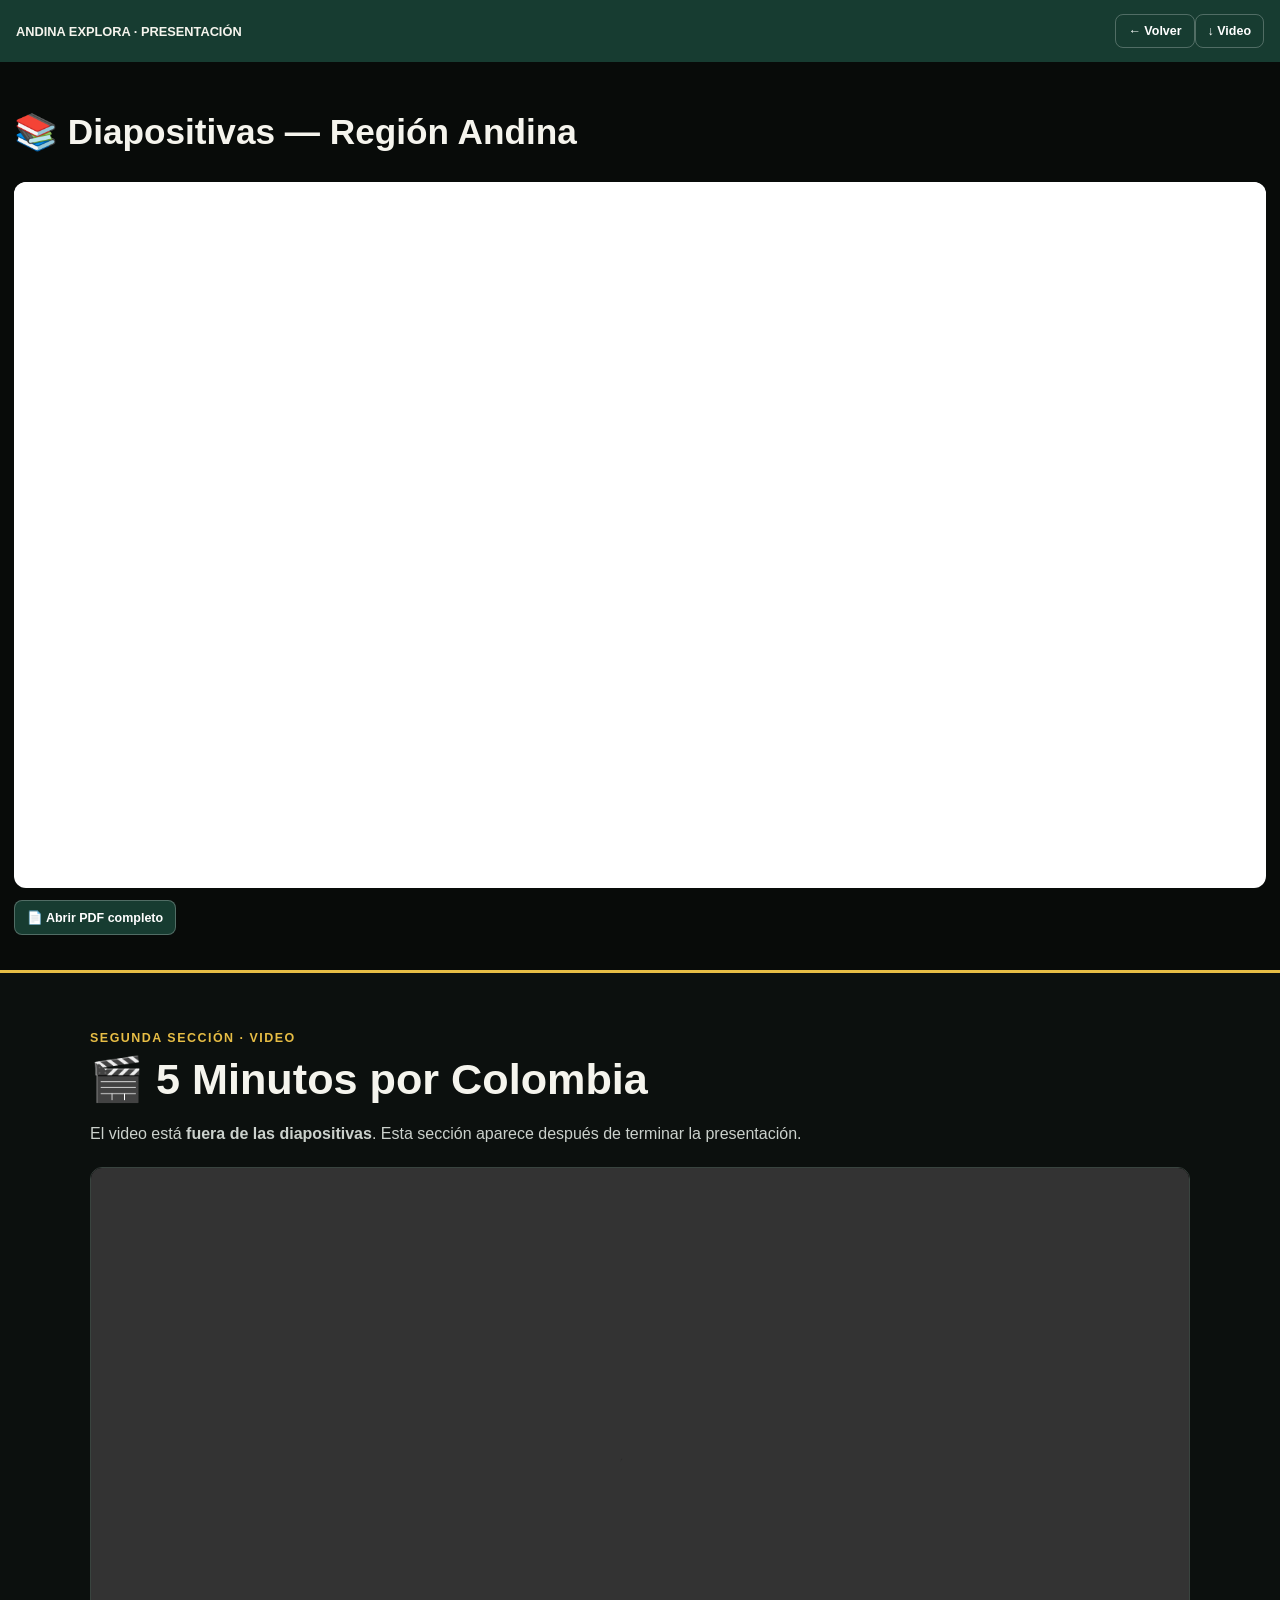
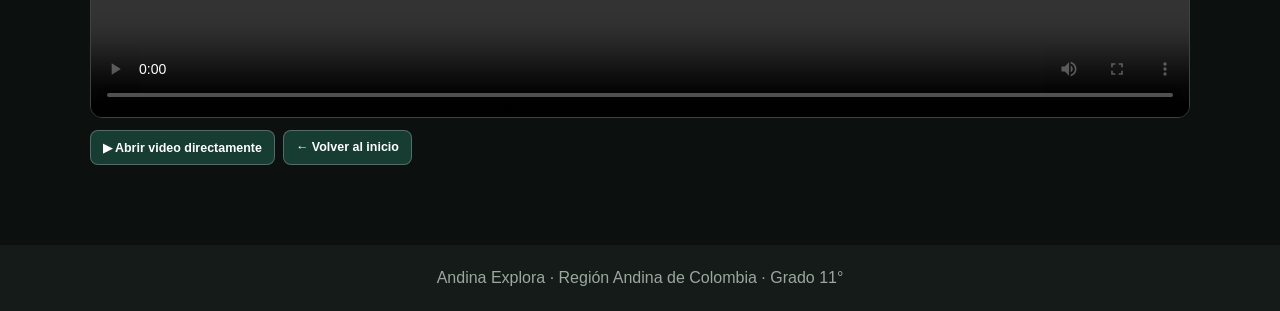
<file: diapositivas-andina.html>
<!doctype html><html lang="es"><head><meta charset="utf-8"><meta name="viewport" content="width=device-width,initial-scale=1"><title>Andina Explora | Diapositivas + Video</title><style>*{box-sizing:border-box}body{margin:0;background:#080b09;color:#f5f4ed;font-family:Arial,sans-serif}header{padding:14px 16px;background:#173c31;display:flex;justify-content:space-between;align-items:center;gap:10px}header b{font-size:.8rem}.btn{display:inline-block;padding:9px 12px;border:1px solid #ffffff40;border-radius:8px;color:#fff;text-decoration:none;font-weight:bold;font-size:.78rem}main{max-width:1400px;margin:auto}.section{padding:20px 14px 35px}.section h1{font-size:clamp(1.4rem,4vw,2.2rem)}.pdf{width:100%;height:78vh;min-height:480px;border:0;background:#fff;border-radius:12px}.box{background:#fff;border-radius:12px;overflow:hidden}.actions{display:flex;gap:8px;flex-wrap:wrap;margin-top:12px}.actions a{background:#173c31}.video-section{padding:55px 16px 80px;background:#0c100e;border-top:3px solid #e7bd45}.video-wrap{max-width:1100px;margin:auto}.label{color:#e7bd45;font-weight:bold;letter-spacing:.12em;font-size:.78rem}h2{font-size:clamp(1.7rem,5vw,2.7rem);margin:8px 0}p{color:#cbd1cc;line-height:1.6}video{display:block;width:100%;height:auto;background:#000}.video-box{margin-top:20px;background:#000;border-radius:12px;overflow:hidden;border:1px solid #39443f}footer{text-align:center;padding:24px;background:#151b18;color:#9da7a1}@media(max-width:700px){.pdf{height:68vh;min-height:420px}}</style></head><body><header><b>ANDINA EXPLORA · PRESENTACIÓN</b><nav><a class="btn" href="index.html">← Volver</a><a class="btn" href="#video">↓ Video</a></nav></header><main><section class="section" id="diapositivas"><h1>📚 Diapositivas — Región Andina</h1><div class="box"><iframe class="pdf" src="presentacion-andina.pdf#toolbar=1&navpanes=0&view=FitH" title="Presentación Región Andina"></iframe></div><div class="actions"><a class="btn" href="presentacion-andina.pdf" target="_blank" rel="noopener">📄 Abrir PDF completo</a></div></section><section class="video-section" id="video"><div class="video-wrap"><span class="label">SEGUNDA SECCIÓN · VIDEO</span><h2>🎬 5 Minutos por Colombia</h2><p>El video está <b>fuera de las diapositivas</b>. Esta sección aparece después de terminar la presentación.</p><div class="video-box"><video controls preload="metadata" playsinline webkit-playsinline><source src="5%20Minutos%20por%20Colombia%20(1).mp4" type="video/mp4"></video></div><div class="actions"><a class="btn" href="5%20Minutos%20por%20Colombia%20(1).mp4" target="_blank" rel="noopener">▶ Abrir video directamente</a><a class="btn" href="index.html#video-grupo">← Volver al inicio</a></div></div></section></main><footer>Andina Explora · Región Andina de Colombia · Grado 11°</footer></body></html>
</file>
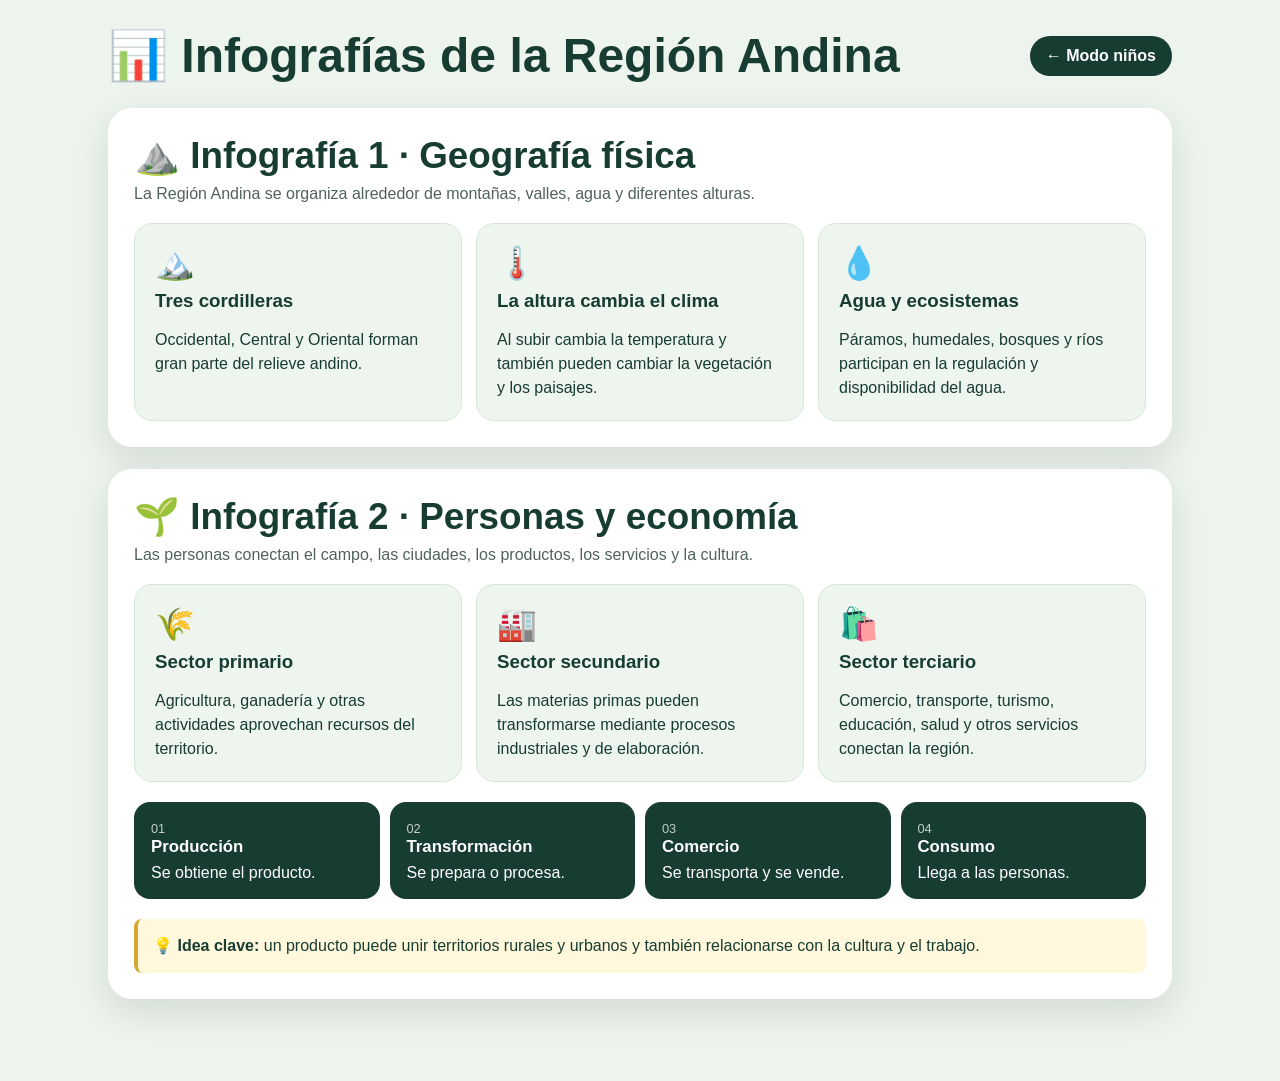
<file: infografias-andina.html>
<!doctype html>
<html lang="es">
<head>
<meta charset="utf-8">
<meta name="viewport" content="width=device-width,initial-scale=1">
<title>Andina Explora · Infografías</title>
<style>
*{box-sizing:border-box}body{margin:0;font-family:Arial,Helvetica,sans-serif;background:#edf3ed;color:#173c31}.wrap{max-width:1100px;margin:auto;padding:28px 18px 60px}.top{display:flex;justify-content:space-between;align-items:center;gap:15px;margin-bottom:24px}.top h1{margin:0;font-size:clamp(1.8rem,5vw,3rem)}.back{display:inline-block;text-decoration:none;color:#fff;background:#173c31;padding:11px 16px;border-radius:999px;font-weight:800}.info{background:#fff;border-radius:24px;padding:26px;margin:22px 0;box-shadow:0 12px 35px rgba(20,50,40,.12)}.info h2{margin:0 0 8px;font-size:clamp(1.5rem,4vw,2.3rem)}.intro{margin-top:0;color:#50625b}.grid{display:grid;grid-template-columns:repeat(3,1fr);gap:14px;margin-top:20px}.card{padding:20px;border-radius:18px;background:#eef5ef;border:1px solid #d8e6da}.icon{font-size:2rem}.card h3{margin:8px 0}.card p{line-height:1.5;margin-bottom:0}.chain{display:grid;grid-template-columns:repeat(4,1fr);gap:10px;margin-top:20px}.step{padding:17px;border-radius:16px;background:#173c31;color:#fff}.step b{display:block;font-size:1.05rem;margin-bottom:7px}.step span{font-size:.8rem;opacity:.75}.note{margin-top:20px;padding:15px;border-left:4px solid #d3a82d;background:#fff8dc;border-radius:8px;line-height:1.5}@media(max-width:720px){.top{align-items:flex-start;flex-direction:column}.grid{grid-template-columns:1fr}.chain{grid-template-columns:1fr 1fr}}@media(max-width:430px){.chain{grid-template-columns:1fr}}
</style>
</head>
<body>
<main class="wrap">
<div class="top"><h1>📊 Infografías de la Región Andina</h1><a class="back" href="modo-ninos.html">← Modo niños</a></div>
<section class="info"><h2>⛰️ Infografía 1 · Geografía física</h2><p class="intro">La Región Andina se organiza alrededor de montañas, valles, agua y diferentes alturas.</p><div class="grid"><article class="card"><div class="icon">🏔️</div><h3>Tres cordilleras</h3><p>Occidental, Central y Oriental forman gran parte del relieve andino.</p></article><article class="card"><div class="icon">🌡️</div><h3>La altura cambia el clima</h3><p>Al subir cambia la temperatura y también pueden cambiar la vegetación y los paisajes.</p></article><article class="card"><div class="icon">💧</div><h3>Agua y ecosistemas</h3><p>Páramos, humedales, bosques y ríos participan en la regulación y disponibilidad del agua.</p></article></div></section>
<section class="info"><h2>🌱 Infografía 2 · Personas y economía</h2><p class="intro">Las personas conectan el campo, las ciudades, los productos, los servicios y la cultura.</p><div class="grid"><article class="card"><div class="icon">🌾</div><h3>Sector primario</h3><p>Agricultura, ganadería y otras actividades aprovechan recursos del territorio.</p></article><article class="card"><div class="icon">🏭</div><h3>Sector secundario</h3><p>Las materias primas pueden transformarse mediante procesos industriales y de elaboración.</p></article><article class="card"><div class="icon">🛍️</div><h3>Sector terciario</h3><p>Comercio, transporte, turismo, educación, salud y otros servicios conectan la región.</p></article></div><div class="chain"><div class="step"><span>01</span><b>Producción</b>Se obtiene el producto.</div><div class="step"><span>02</span><b>Transformación</b>Se prepara o procesa.</div><div class="step"><span>03</span><b>Comercio</b>Se transporta y se vende.</div><div class="step"><span>04</span><b>Consumo</b>Llega a las personas.</div></div><div class="note">💡 <b>Idea clave:</b> un producto puede unir territorios rurales y urbanos y también relacionarse con la cultura y el trabajo.</div></section>
</main>
</body>
</html>
</file>
